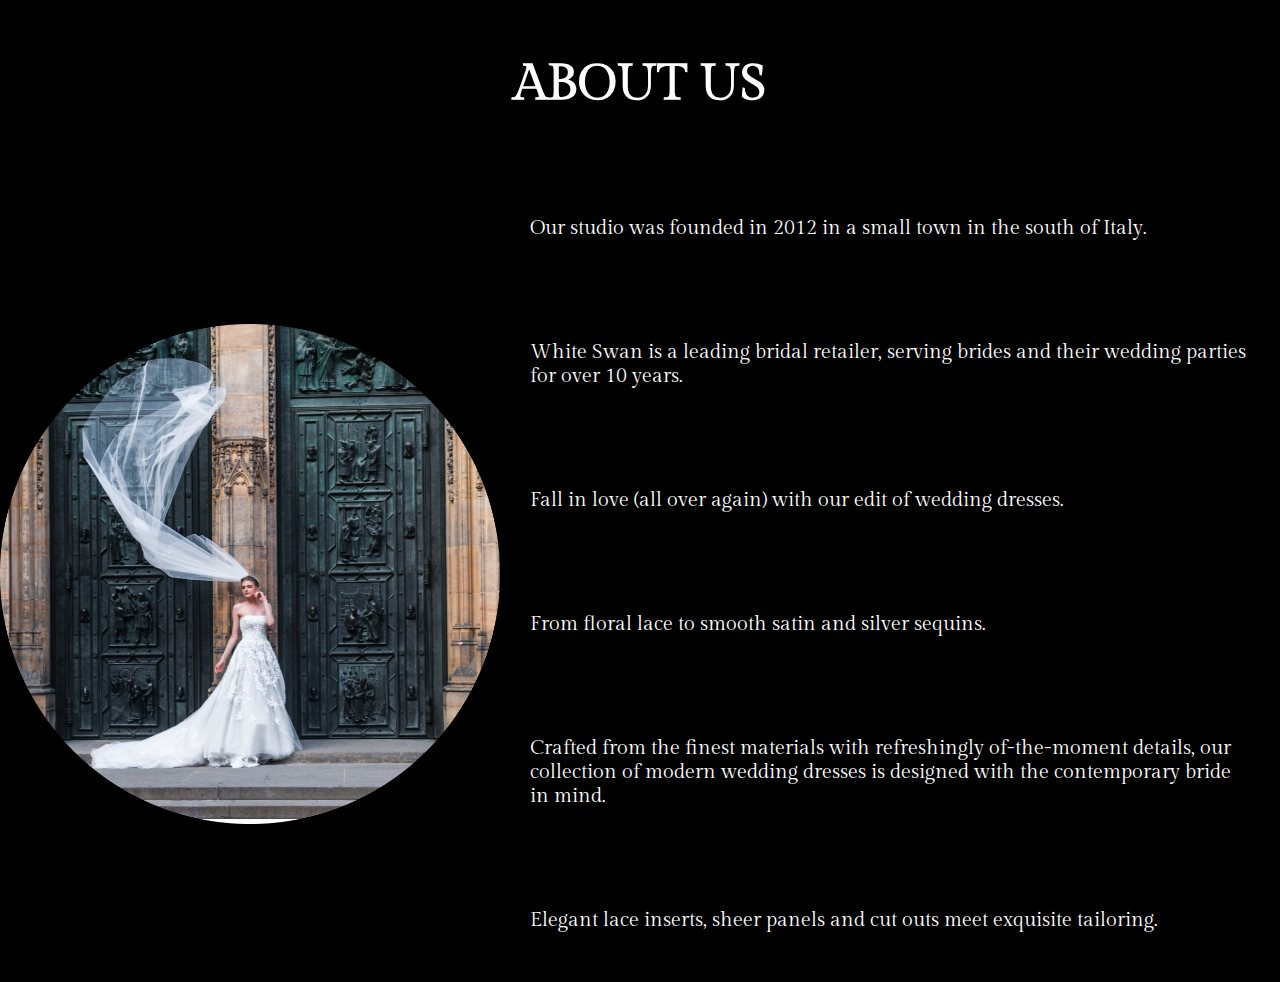
<file: about.html>
<!DOCTYPE html>
<html lang="en">
<head>
    <meta charset="UTF-8">
    <meta http-equiv="X-UA-Compatible" content="IE=edge">
    <meta name="viewport" content="width=device-width, initial-scale=1.0">
    <title>About</title>
    <link rel="stylesheet" href="styles.css">
    <link rel="preconnect" href="https://fonts.googleapis.com">
<link rel="preconnect" href="https://fonts.gstatic.com" crossorigin>
<link href="https://fonts.googleapis.com/css2?family=Alex+Brush&family=Gilda+Display&display=swap" rel="stylesheet">
</head>
<body>
    <h1 class="our">About us</h1>
  <div class="story">
    <img class="gates" src="aboutus-modified.png" alt="about-us" width="500">
   <div class="des">
    <p class="history">Our studio was founded in 2012 in a small town in the south of Italy.</p>
    <p class="history">White Swan is a leading bridal retailer, serving brides and their wedding parties for over 10 years.</p>
    <p class="history">Fall in love (all over again) with our edit of wedding dresses.</p> 
    <p class="history">From floral lace to smooth satin and silver sequins.</p> 
    <p class="history">Crafted from the finest materials with refreshingly of-the-moment details, our collection of modern wedding dresses is designed with the contemporary bride in mind.</p> 
    <p class="history">Elegant lace inserts, sheer panels and cut outs meet exquisite tailoring.</p>
   </div>
  </div>

</body>
</html>
</file>
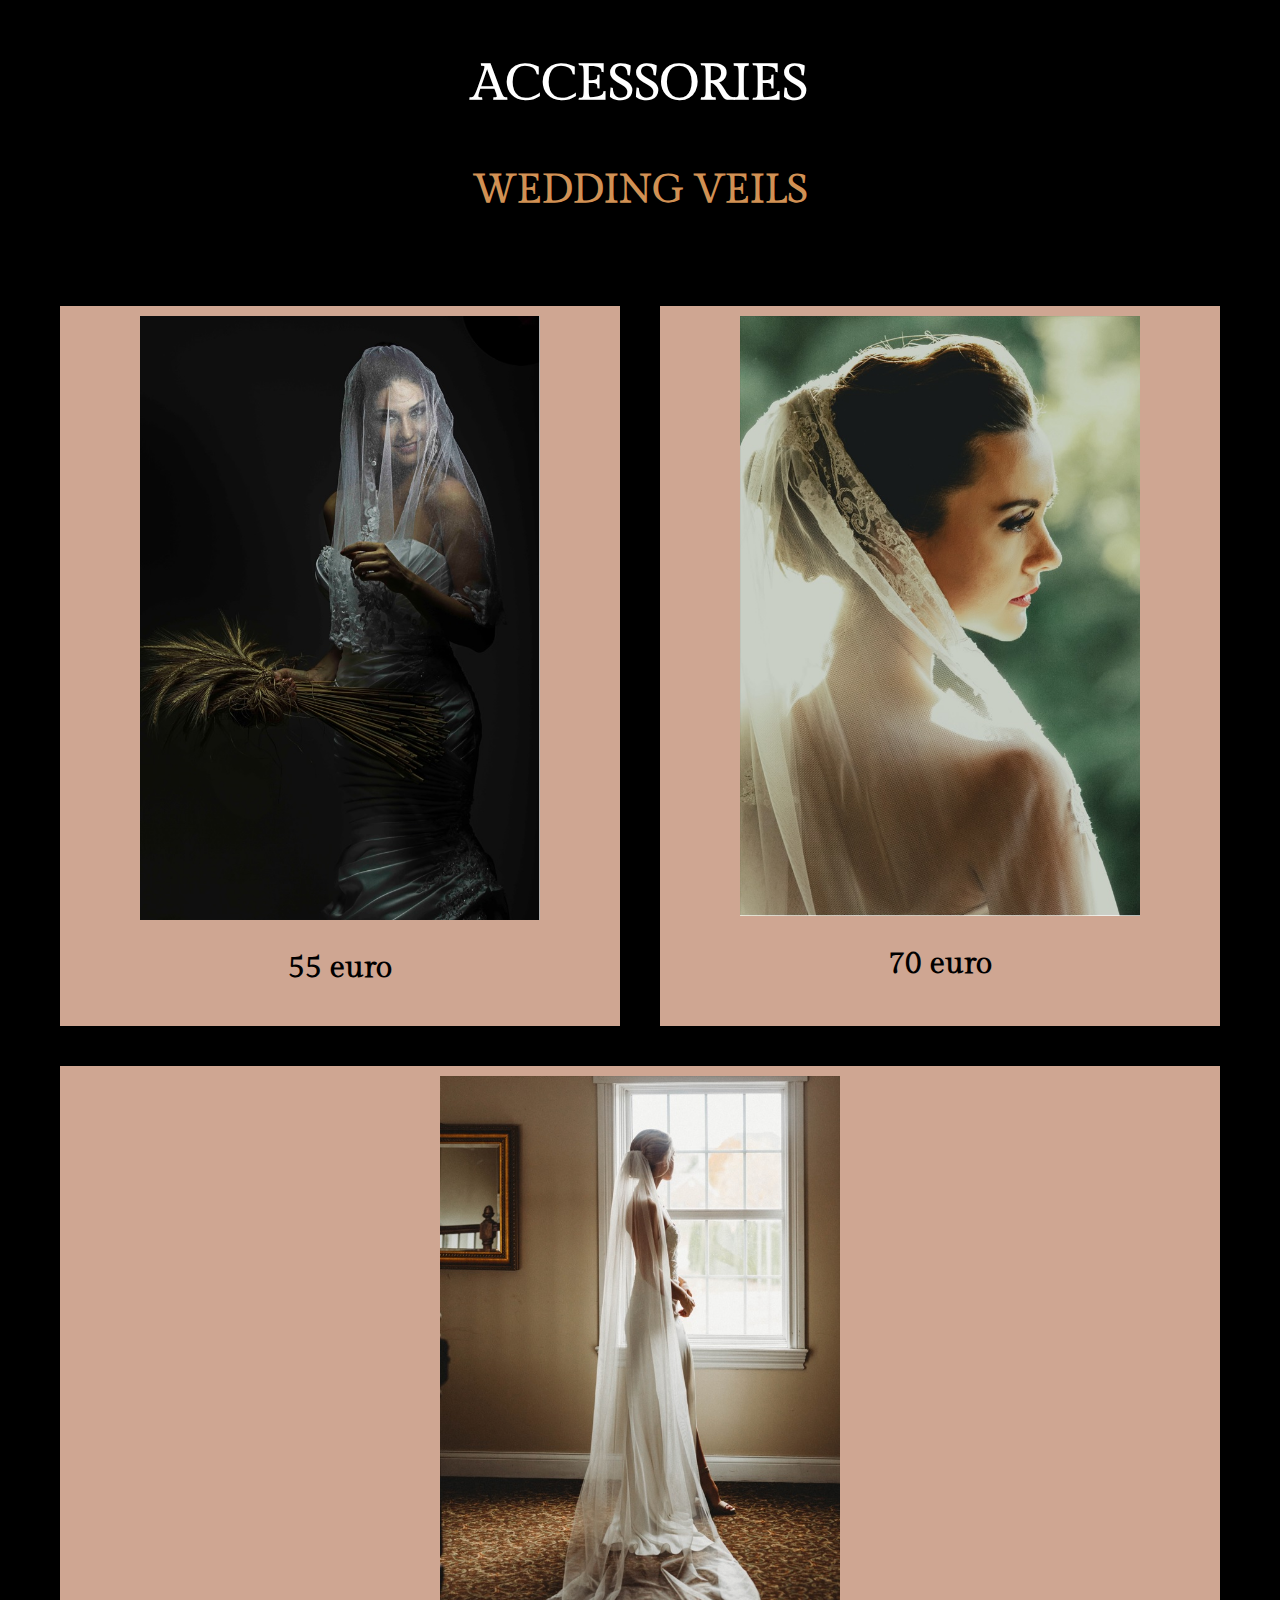
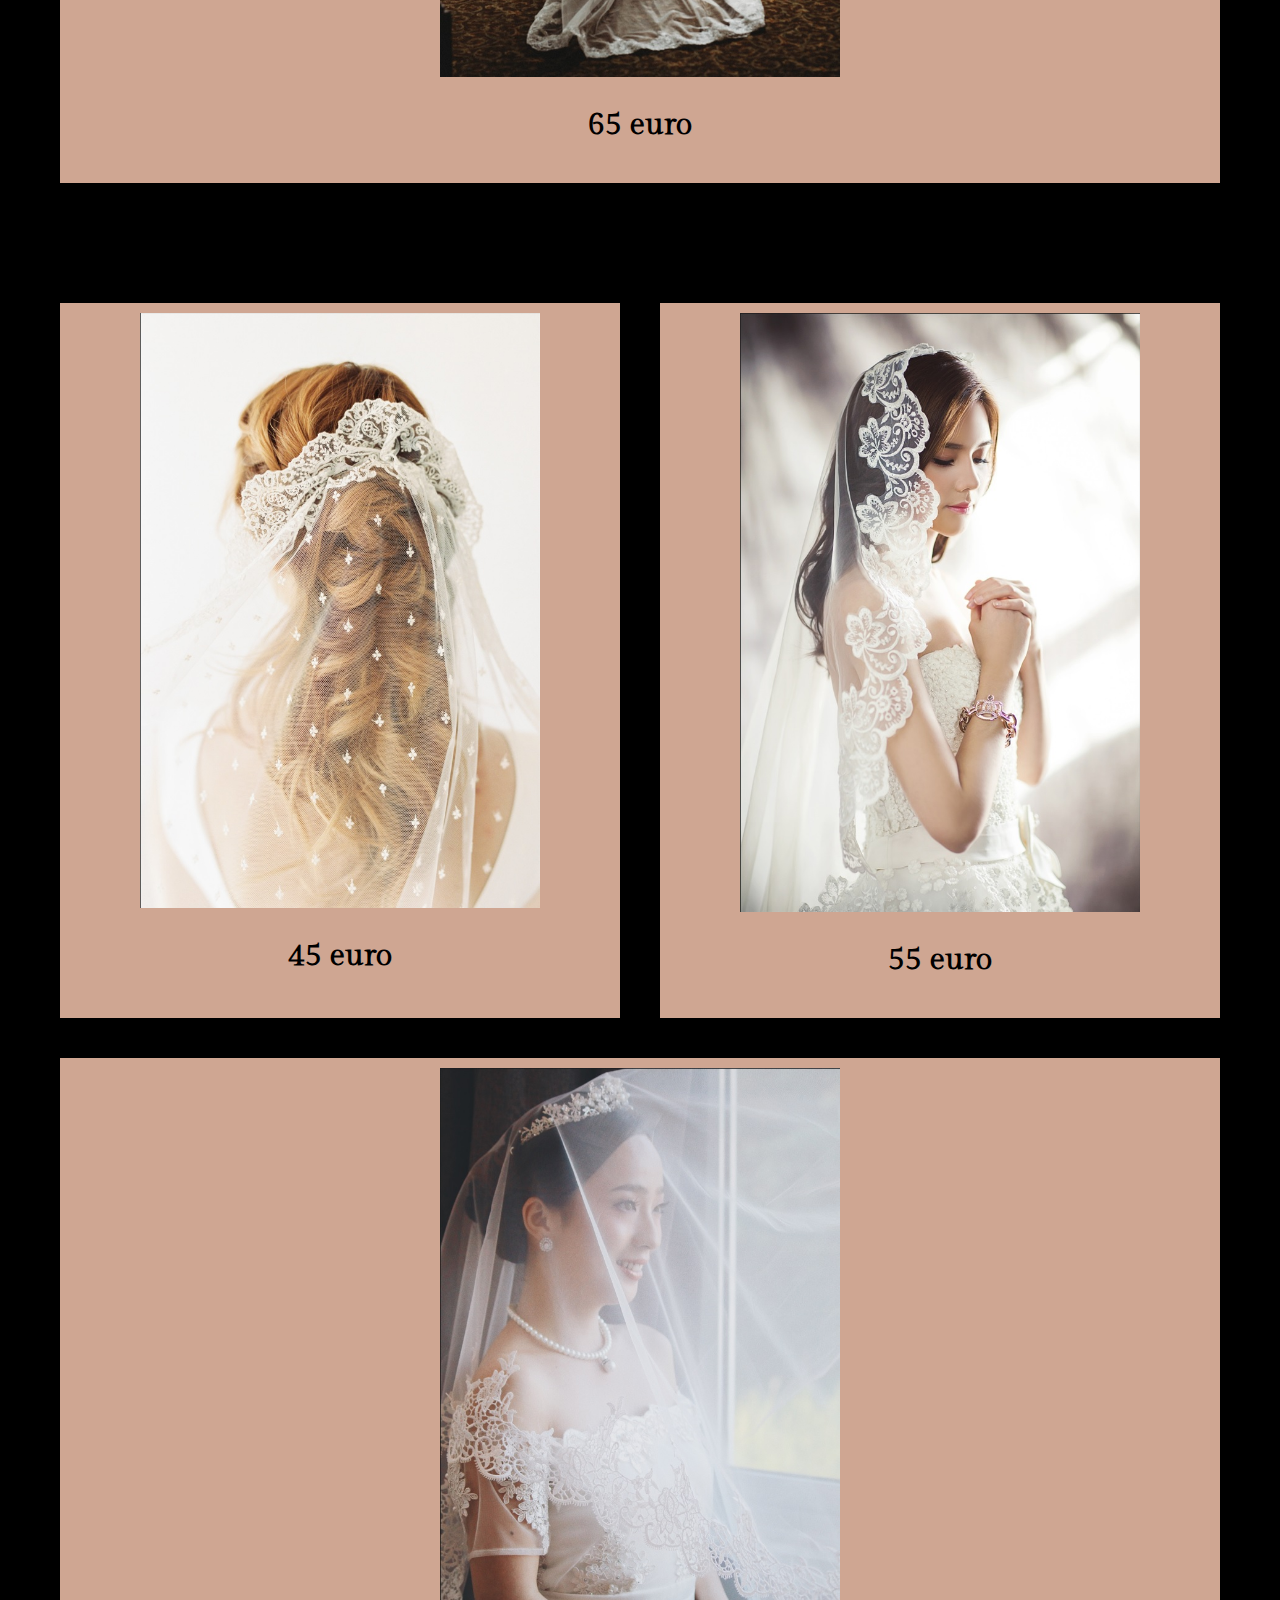
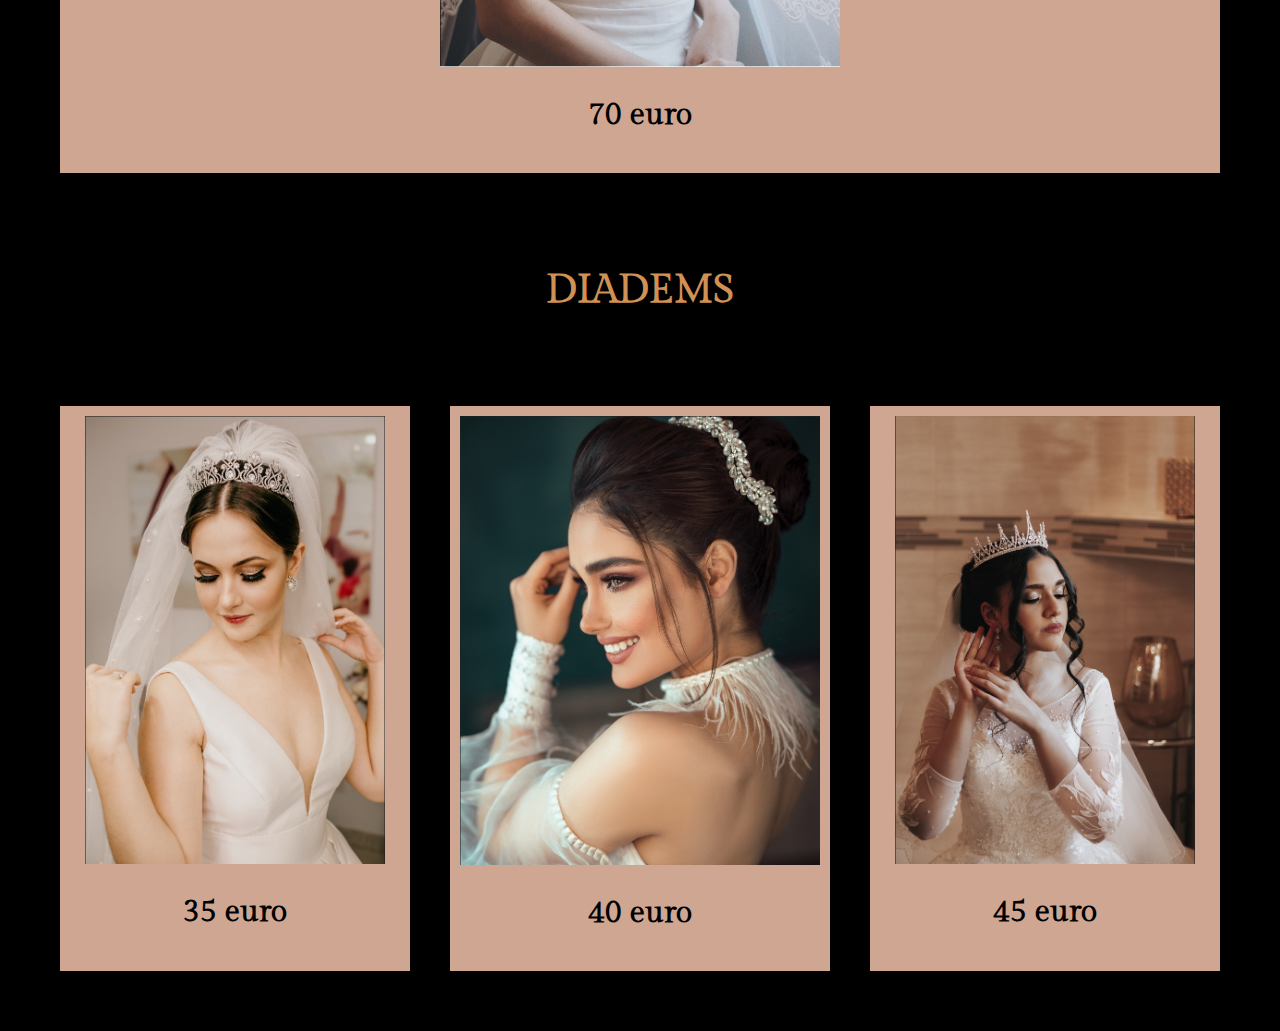
<file: accessories.html>
<!DOCTYPE html>
<html lang="en">
<head>
    <meta charset="UTF-8">
    <meta http-equiv="X-UA-Compatible" content="IE=edge">
    <meta name="viewport" content="width=device-width, initial-scale=1.0">
    <title>Accessories</title>
    <link rel="stylesheet" href="styles.css">
    <link rel="preconnect" href="https://fonts.googleapis.com">
<link rel="preconnect" href="https://fonts.gstatic.com" crossorigin>
<link href="https://fonts.googleapis.com/css2?family=Alex+Brush&family=Gilda+Display&display=swap" rel="stylesheet">
</head>
<body>
    <h1 class="our">Accessories</h1>
    <h2 class="bridal">Wedding veils</h2>
    <div class="parent">
        <div class="heading">
            <img src="veil1.jpg" alt="veil1" width="400">
            <p class="price">55 euro</p>
        </div>
        <div class="heading">
            <img src="veil2.jpg" alt="veil2" width="400">
            <p class="price">70 euro</p>
        </div>
        <div class="heading">
            <img src="veil3.jpg" alt="veil3" width="400">
            <p class="price">65 euro</p>
        </div>
        </div>

        <div class="parent">
            <div class="heading">
                <img src="veil4.jpg" alt="veil4" width="400">
                <p class="price">45 euro</p>
            </div>
            <div class="heading">
                <img src="veil5.jpg" alt="veil5" width="400">
                <p class="price">55 euro</p>
            </div>
            <div class="heading">
                <img src="veil6.jpg" alt="veil6" width="400">
                <p class="price">70 euro</p>
            </div>
            </div>

    <h2 class="bridal">Diadems</h2>
        <div class="parent">
            <div class="heading">
                <img src="diadem.jpg" alt="diadem" width="300">
                <p class="price">35 euro</p>
            </div>
        <div class="heading">
                <img src="diadem2.jpg" alt="diadem2" width="360">
                <p class="price">40 euro</p>
            </div>
        <div class="heading">
                <img src="diadem3.jpg" alt="diadem3" width="300">
                <p class="price">45 euro</p>
            </div>
        </div>
</body>
</html>
</file>
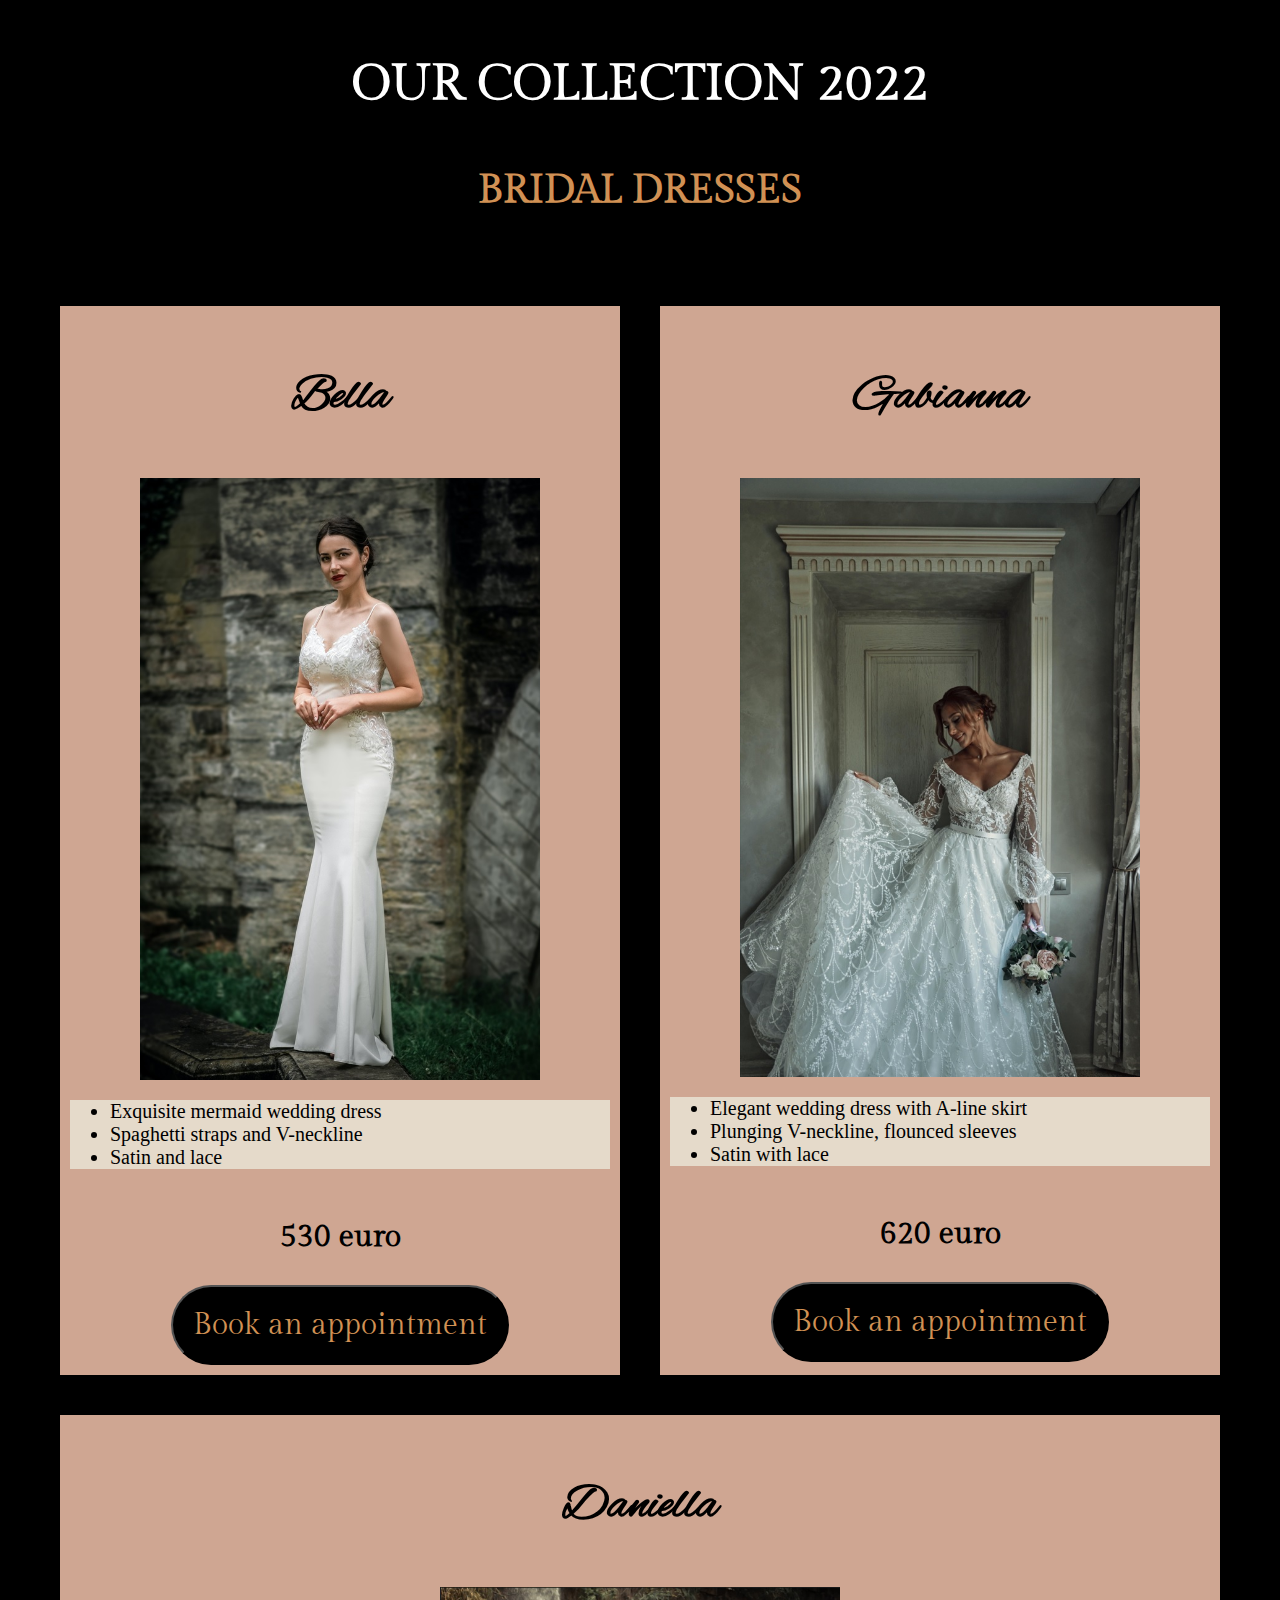
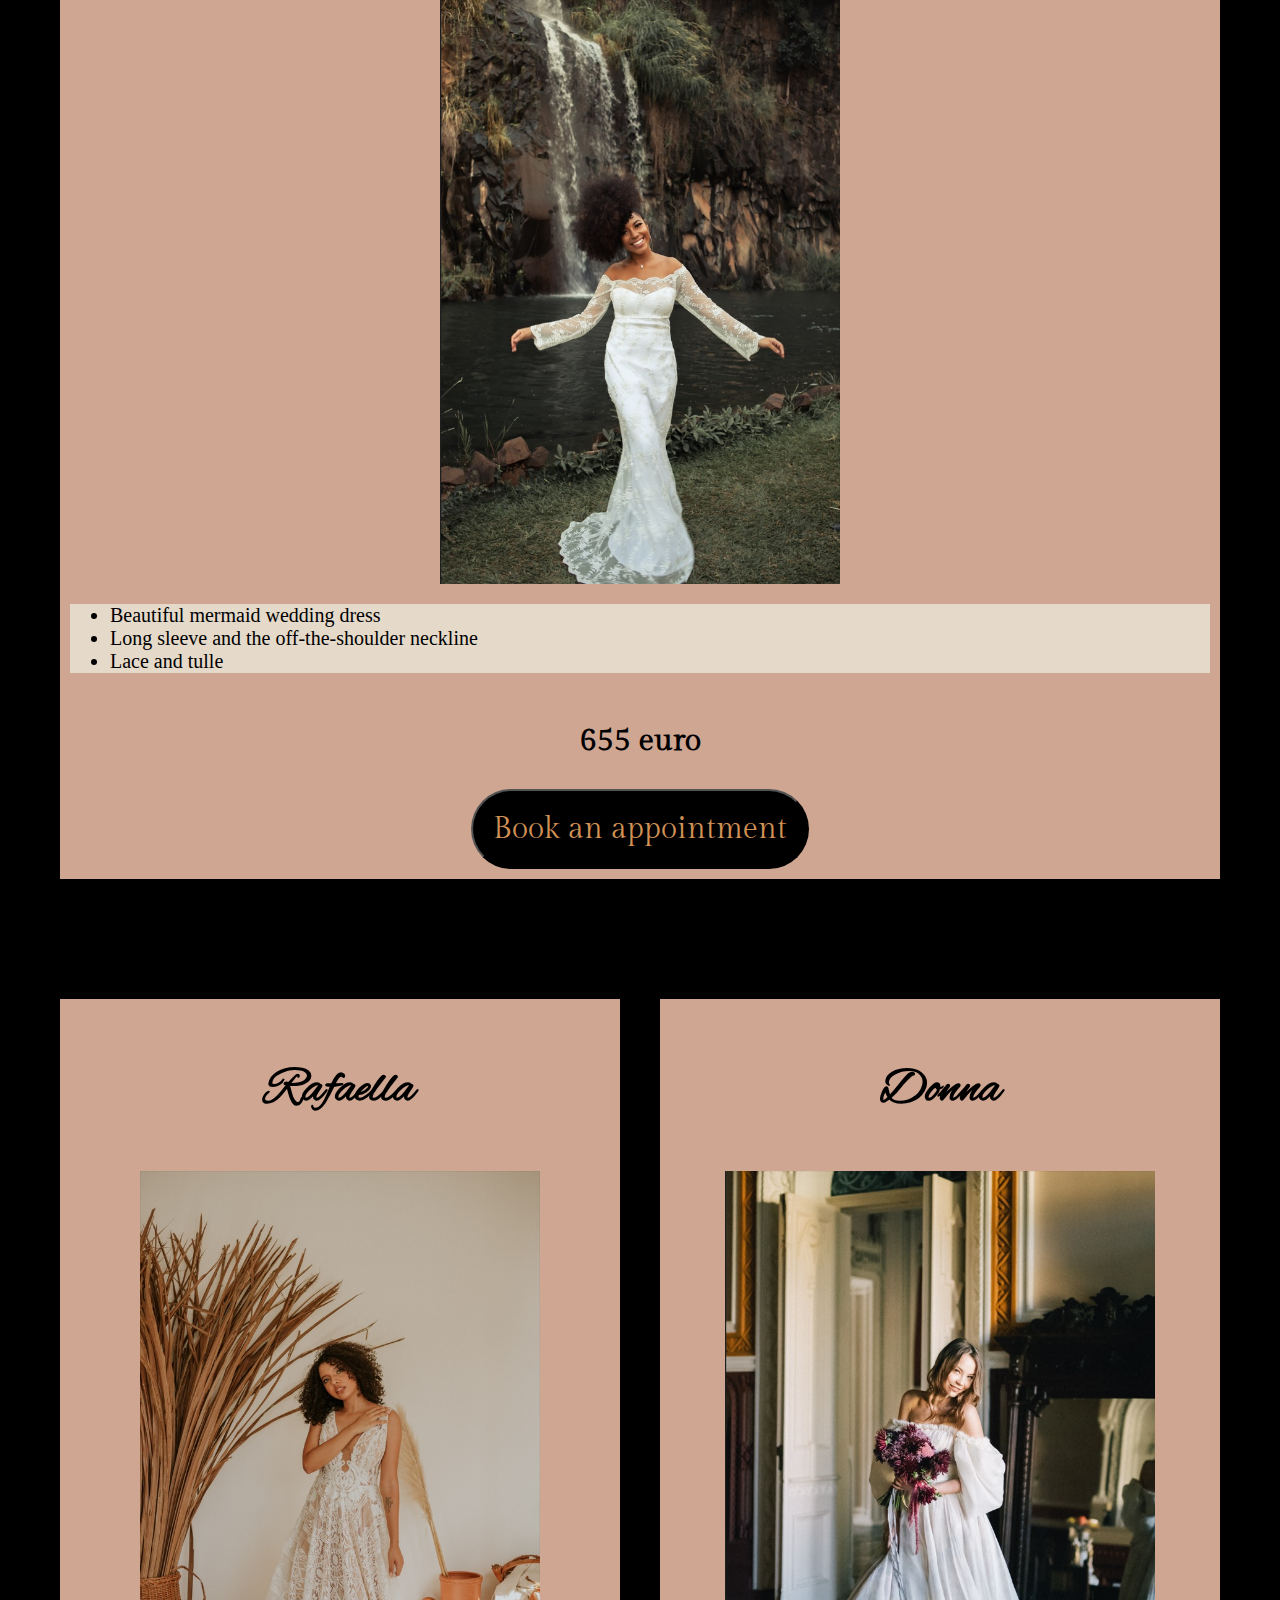
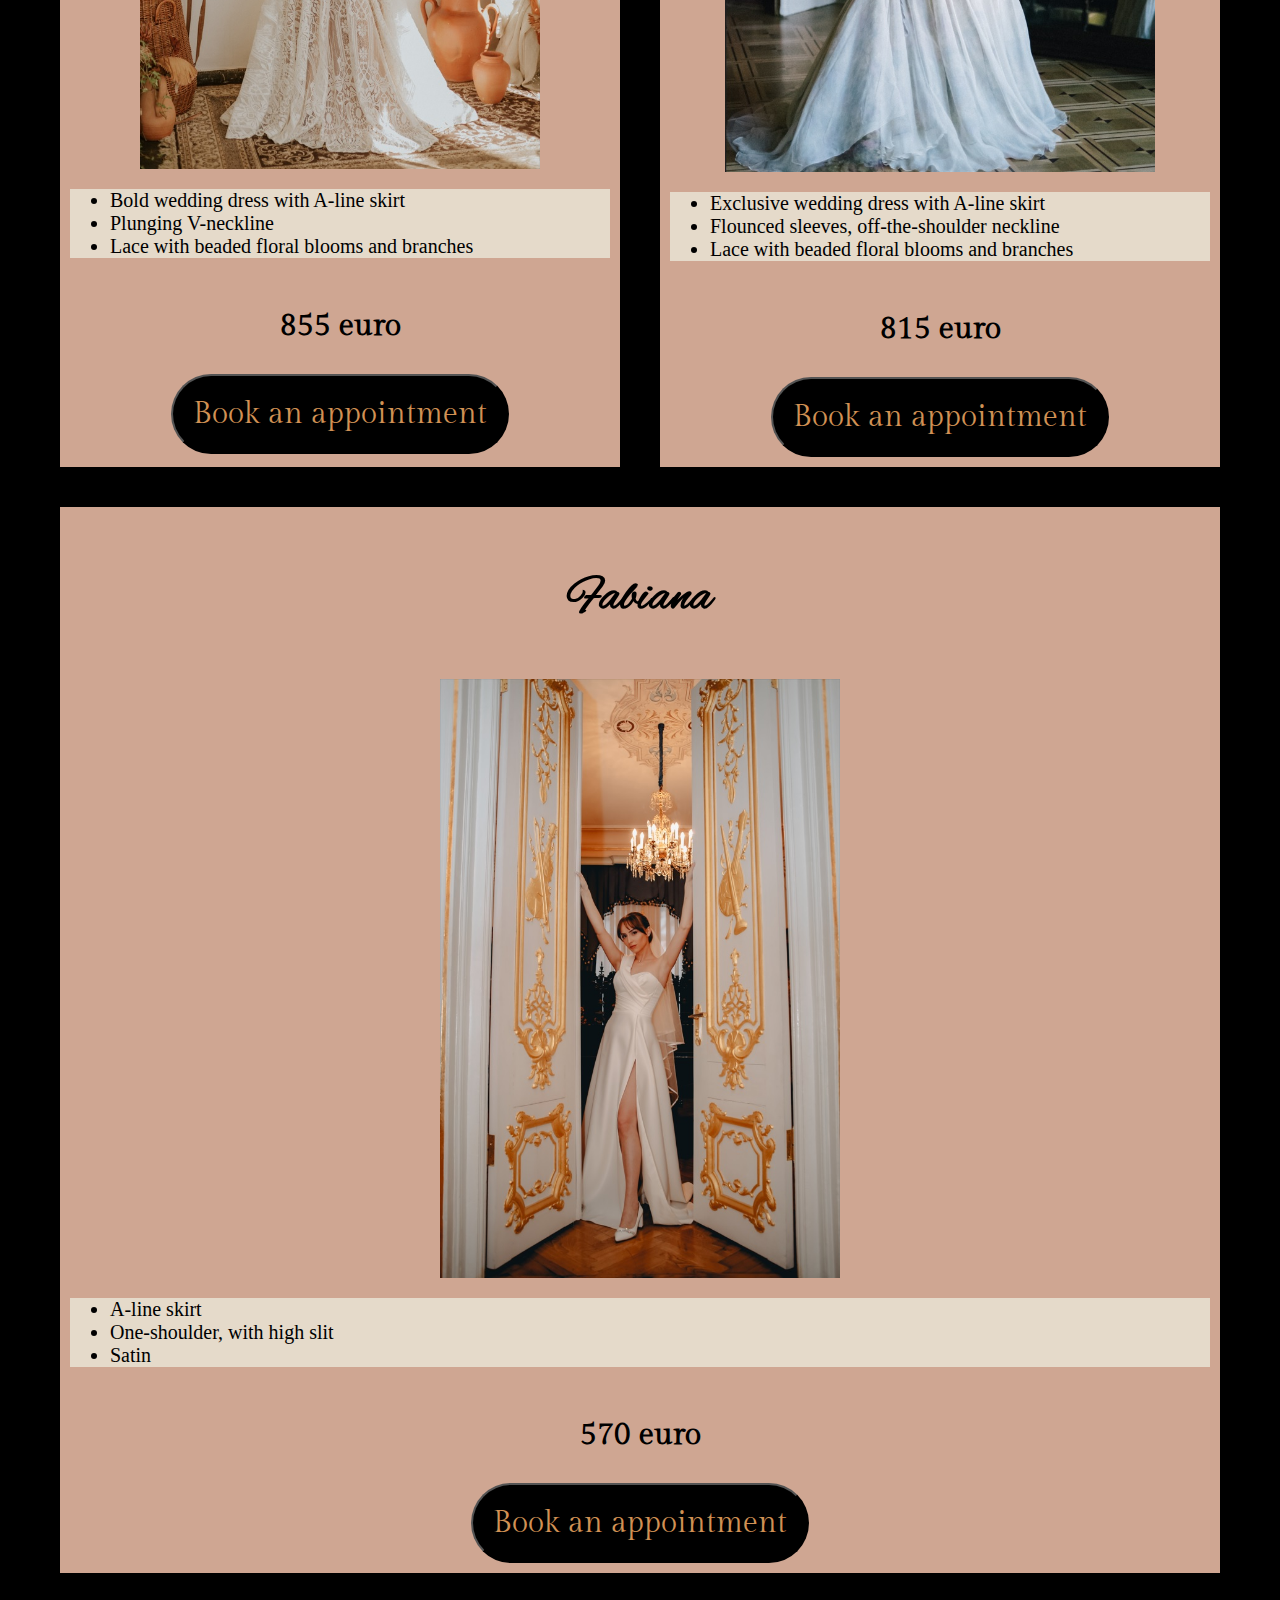
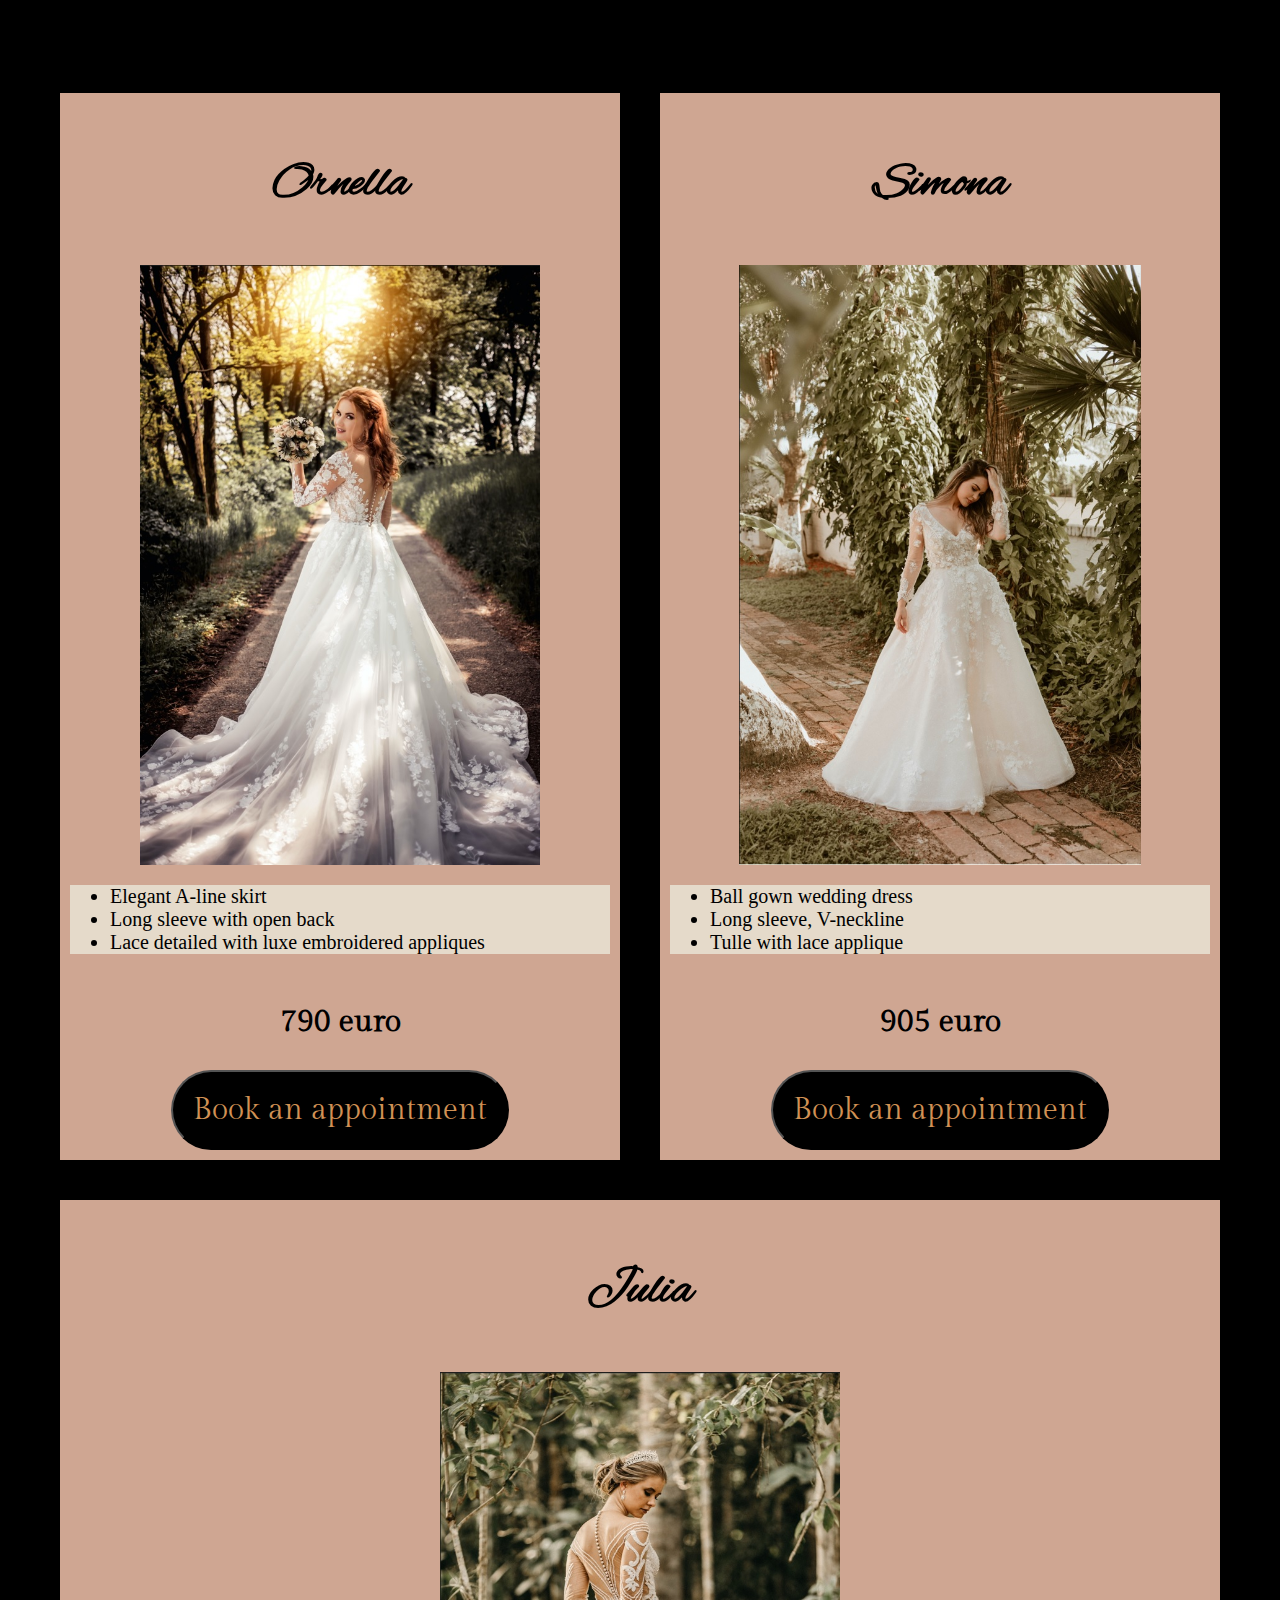
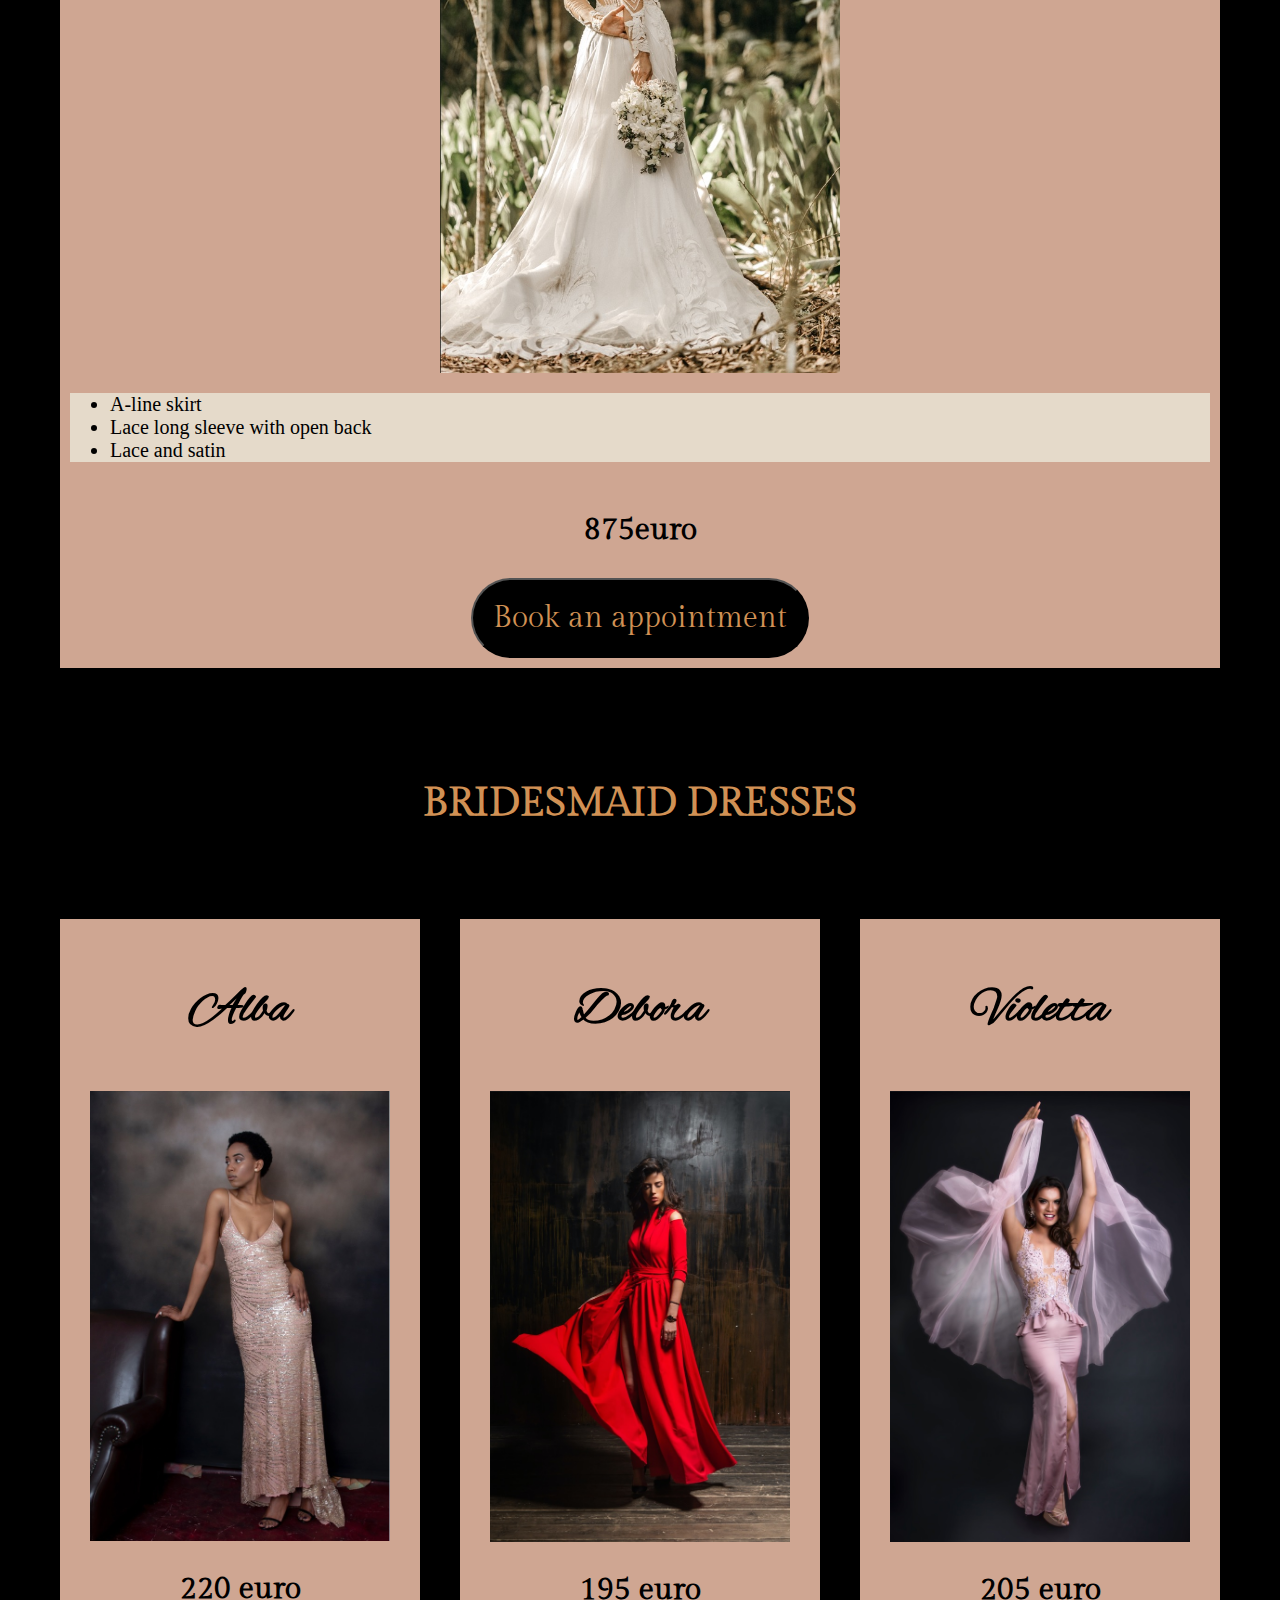
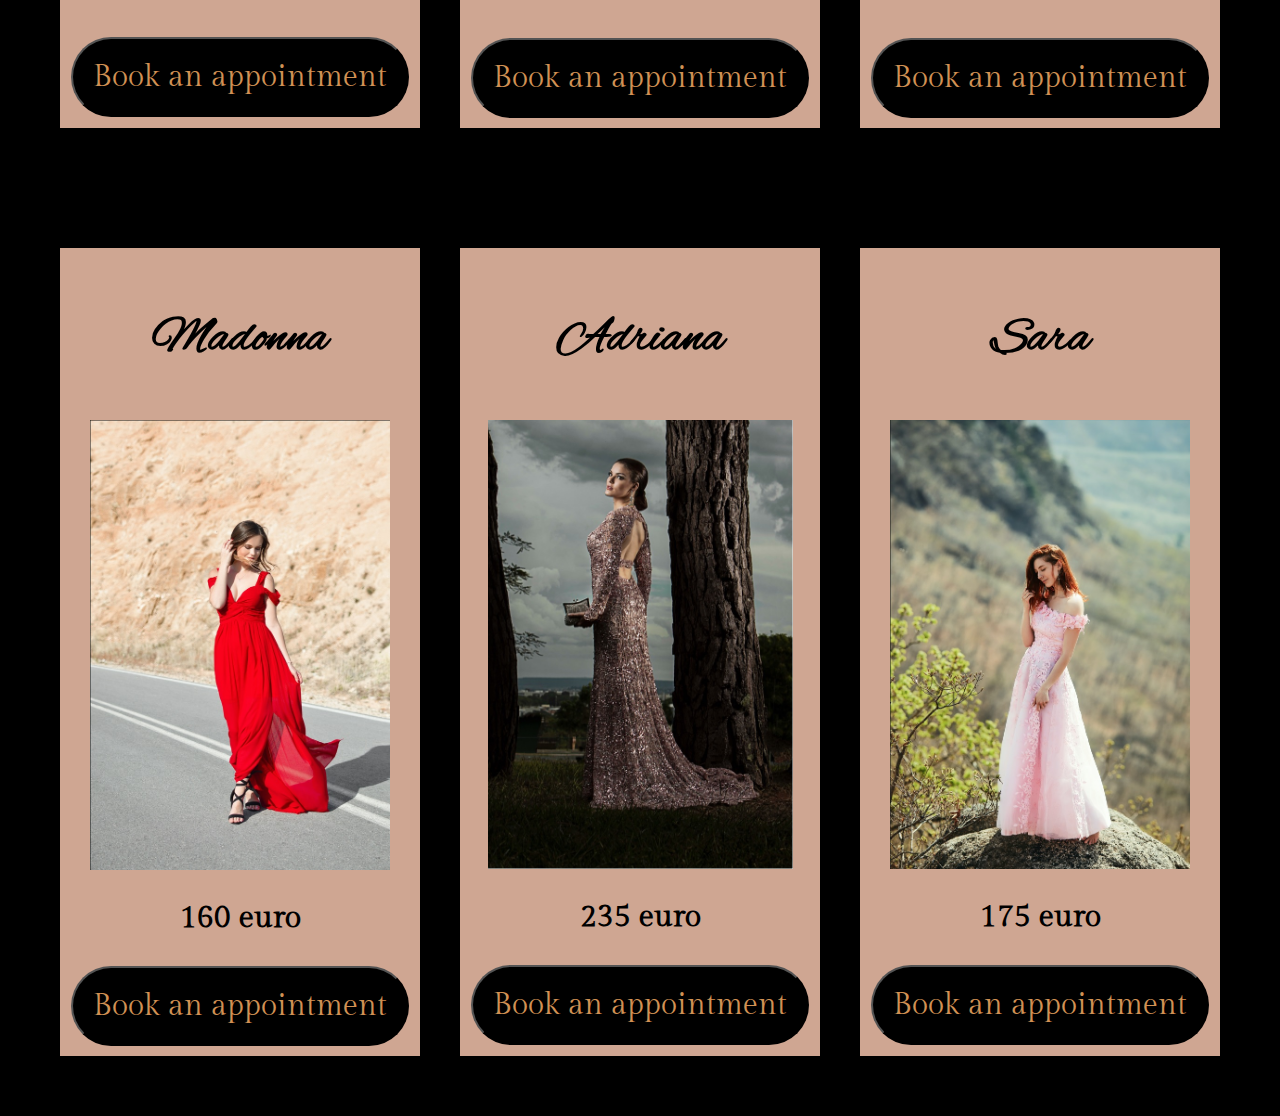
<file: collection.html>
<!DOCTYPE html>
<html lang="en">
<head>
    <meta charset="UTF-8">
    <meta http-equiv="X-UA-Compatible" content="IE=edge">
    <meta name="viewport" content="width=device-width, initial-scale=1.0">
    <title>Collection</title>
    <link rel="stylesheet" href="styles.css">
    <link rel="preconnect" href="https://fonts.googleapis.com">
<link rel="preconnect" href="https://fonts.gstatic.com" crossorigin>
<link href="https://fonts.googleapis.com/css2?family=Alex+Brush&family=Gilda+Display&display=swap" rel="stylesheet">
</head>
<body>
    <h1 class="our">Our collection 2022</h1>
    <h2 class="bridal">Bridal dresses</h2>
    <div class="parent">
        <div class="heading">
            <h3>Bella</h3>
            <img src="bella.jpg" alt="bella" width="400">
            <ul class="list">
                <li>Exquisite mermaid wedding dress</li>
                <li>Spaghetti straps and V-neckline</li>
                <li>Satin and lace</li>
            </ul>
            <p class="price">530 euro</p>
            <a class="order" href="form.html"><button class="cta">Book an appointment</button></a>
        </div>
        <div class="heading">
            <h3>Gabianna</h3>
            <img src="gabianna.jpg" alt="gabianna" width="400">
            <ul class="list">
                <li>Elegant wedding dress with A-line skirt</li>
                <li>Plunging V-neckline, flounced sleeves</li>
                <li>Satin with lace</li>
            </ul>
            <p class="price">620 euro</p>
            <a class="order" href="form.html"><button class="cta">Book an appointment</button></a>
        </div>
        <div class="heading">
            <h3>Daniella</h3>
            <img src="daniella.jpg" alt="daniella" width="400">
            <ul class="list">
                <li>Beautiful mermaid wedding dress</li>
                <li>Long sleeve and the off-the-shoulder neckline</li>
                <li>Lace and tulle</li>
            </ul>
            <p class="price">655 euro</p>
            <a class="order" href="form.html"><button class="cta">Book an appointment</button></a>
        </div>
       </div>
    
       <div class="parent">
        
        <div class="heading">
            <h3>Rafaella</h3>
            <img src="rafaella.jpg" alt="rafaella" width="400">
            <ul class="list">
                <li>Bold wedding dress with A-line skirt</li>
                <li>Plunging V-neckline</li>
                <li>Lace with beaded floral blooms and branches</li>
            </ul>
            <p class="price">855 euro</p>
            <a class="order" href="form.html"><button class="cta">Book an appointment</button></a>
        </div>
        <div class="heading">
            <h3>Donna</h3>
            <img src="donna.jpg" alt="donna" width="430">
            <ul class="list">
                <li>Exclusive wedding dress with A-line skirt</li>
                <li>Flounced sleeves, off-the-shoulder neckline</li>
                <li>Lace with beaded floral blooms and branches</li>
            </ul>
            <p class="price">815 euro</p>
            <a class="order" href="form.html"><button class="cta">Book an appointment</button></a>
        </div>
        <div class="heading">
            <h3>Fabiana</h3>
            <img src="fabiana.jpg" alt="fabiana" width="400">
            <ul class="list">
                <li>A-line skirt</li>
                <li>One-shoulder, with high slit</li>
                <li>Satin</li>
            </ul>
            <p class="price">570 euro</p>
            <a class="order" href="form.html"><button class="cta">Book an appointment</button></a>
        </div>
       </div>

       <div class="parent">
        <div class="heading">
            <h3>Ornella</h3>
            <img src="ornella.jpg" alt="ornella" width="400">
            <ul class="list">
                <li>Elegant A-line skirt </li>
                <li>Long sleeve with open back</li>
                <li>Lace detailed with luxe embroidered appliques</li>
            </ul>
            <p class="price">790 euro</p>
            <a class="order" href="form.html"><button class="cta">Book an appointment</button></a>
        </div>
        <div class="heading">
            <h3>Simona</h3>
            <img src="simona.jpg" alt="simona" width="402">
            <ul class="list">
                <li>Ball gown wedding dress </li>
                <li>Long sleeve, V-neckline</li>
                <li>Tulle with lace applique</li>
            </ul>
            <p class="price">905 euro</p>
            <a class="order" href="form.html"><button class="cta">Book an appointment</button></a>
        </div>
        <div class="heading">
            <h3>Julia</h3>
            <img src="julia.jpg" alt="julia" width="400">
            <ul class="list">
                <li>A-line skirt </li>
                <li>Lace long sleeve with open back</li>
                <li>Lace and satin</li>
            </ul>
            <p class="price">875euro</p>
            <a class="order" href="form.html"><button class="cta">Book an appointment</button></a>
        </div>
       </div>
       <br>

       
    <h2 class="bridal">Bridesmaid dresses</h2>
    <div class="parent">
        <div class="heading">
            <h3>Alba</h3>
            <img src="alba.jpg" alt="alba" width="300">
            <p class="price">220 euro</p>
            <a class="order" href="form.html"><button class="cta">Book an appointment</button></a>
        </div>
        <div class="heading">
            <h3>Debora</h3>
            <img src="debora.jpg" alt="debora" width="300">
            <p class="price">195 euro</p>
            <a class="order" href="form.html"><button class="cta">Book an appointment</button></a>
        </div>
        <div class="heading">
            <h3>Violetta</h3>
            <img src="violetta.jpg" alt="violetta" width="300">
            <p class="price">205 euro</p>
            <a class="order" href="form.html"><button class="cta">Book an appointment</button></a>
        </div>
        </div>

        <div class="parent">
            <div class="heading">
                <h3>Madonna</h3>
                <img src="madonna.jpg" alt="madonna" width="300">
                <p class="price">160 euro</p>
                <a class="order" href="form.html"><button class="cta">Book an appointment</button></a>
            </div>
            <div class="heading">
                <h3>Adriana</h3>
                <img src="adriana.jpg" alt="adriana" width="305">
                <p class="price">235 euro</p>
                <a class="order" href="form.html"><button class="cta">Book an appointment</button></a>
            </div>
            <div class="heading">
                <h3>Sara</h3>
                <img src="sara.jpg" alt="sara" width="300">
                <p class="price">175 euro</p>
                <a class="order" href="form.html"><button class="cta">Book an appointment</button></a>
            </div>
            </div>

    
</body>
</html>
</file>
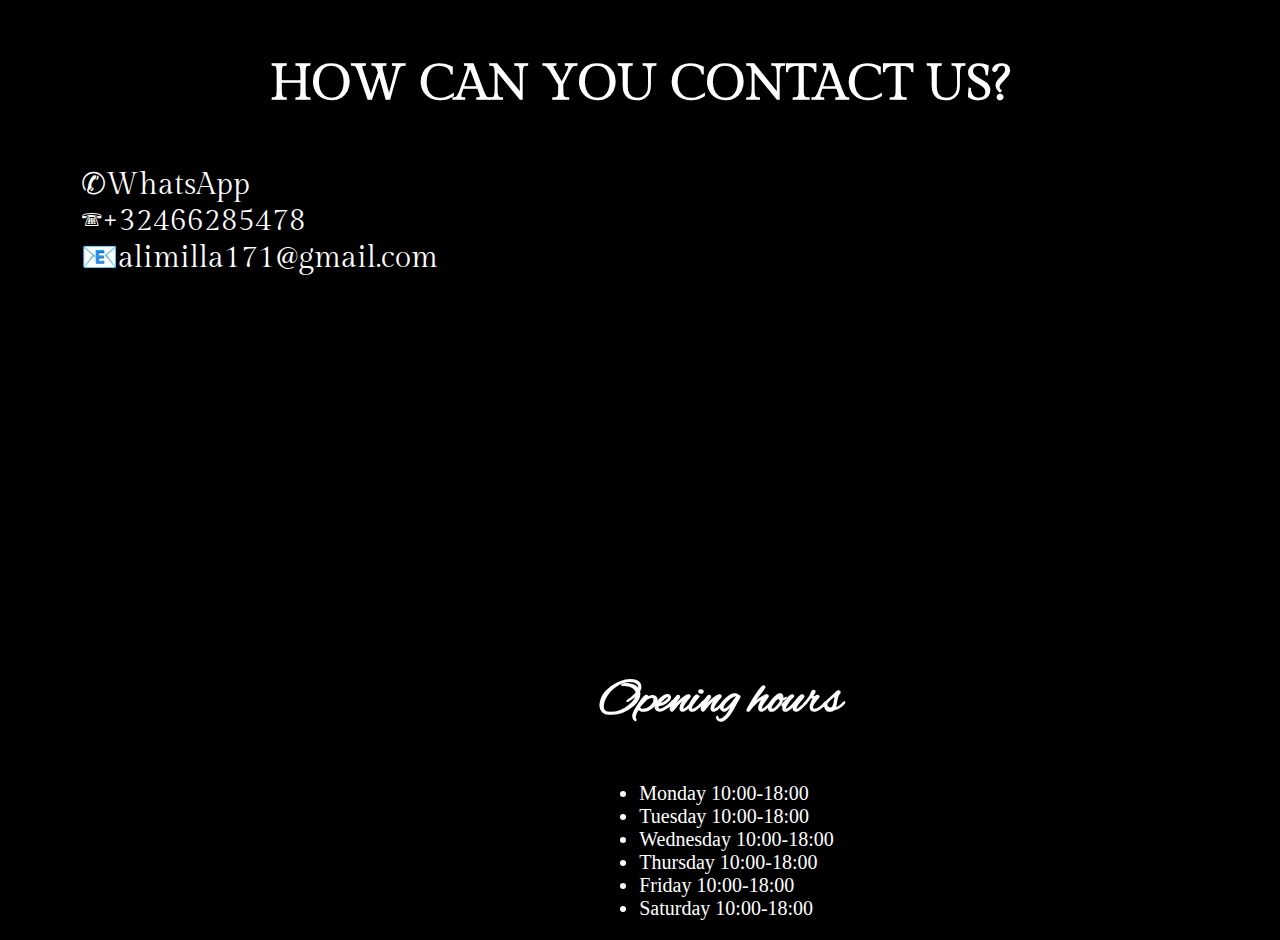
<file: contact.html>
<!DOCTYPE html>
<html lang="en">
<head>
    <meta charset="UTF-8">
    <meta http-equiv="X-UA-Compatible" content="IE=edge">
    <meta name="viewport" content="width=device-width, initial-scale=1.0">
    <title>Contact</title>
    <link rel="stylesheet" href="styles.css">
    <link rel="preconnect" href="https://fonts.googleapis.com">
<link rel="preconnect" href="https://fonts.gstatic.com" crossorigin>
<link href="https://fonts.googleapis.com/css2?family=Alex+Brush&family=Gilda+Display&display=swap" rel="stylesheet">
</head>
<body>
    <h1 class="our">How can you contact us?</h1>
  <div class="container">
    <div class="contact">
   
   <div>
    <a class="phone" href="https://wa.me/32466285478" target="_blank">✆WhatsApp</a>
   </div>
   <div>
    <a class="phone" href="tel:+32466285478">🕾+32466285478</a>
   </div>
   <div>
    <a class="phone" href="mailto:alimilla171@gmail.com">📧alimilla171@gmail.com</a>
   </div>
</div>
<div class="maps">
    <div>
        <iframe src="https://www.google.com/maps/embed?pb=!1m18!1m12!1m3!1d3018.806606255707!2d14.220489215271346!3d40.832211379319!2m3!1f0!2f0!3f0!3m2!1i1024!2i768!4f13.1!3m3!1m2!1s0x133b091c04b5ef7b%3A0xf8ba154ae6f99e18!2zVmlhIENhbWlsbG8gQ3VjY2EsIDEyLCA4MDEyMiBOYXBvbGkgTkEsINCY0YLQsNC70LjRjw!5e0!3m2!1sru!2sbe!4v1667992120152!5m2!1sru!2sbe" width="600" height="450" style="border:0;" allowfullscreen="" loading="lazy" referrerpolicy="no-referrer-when-downgrade"></iframe>
    </div>
    <div class="hours">
        <h3 class="open">Opening hours</h3>
    <ul>
        <li>Monday 10:00-18:00</li>
        <li>Tuesday 10:00-18:00</li>
        <li>Wednesday 10:00-18:00</li>
        <li>Thursday 10:00-18:00</li>
        <li>Friday 10:00-18:00</li>
        <li>Saturday 10:00-18:00</li>
    </ul>
    </div>
</div>
  </div>
  
</body>
</html>
</file>
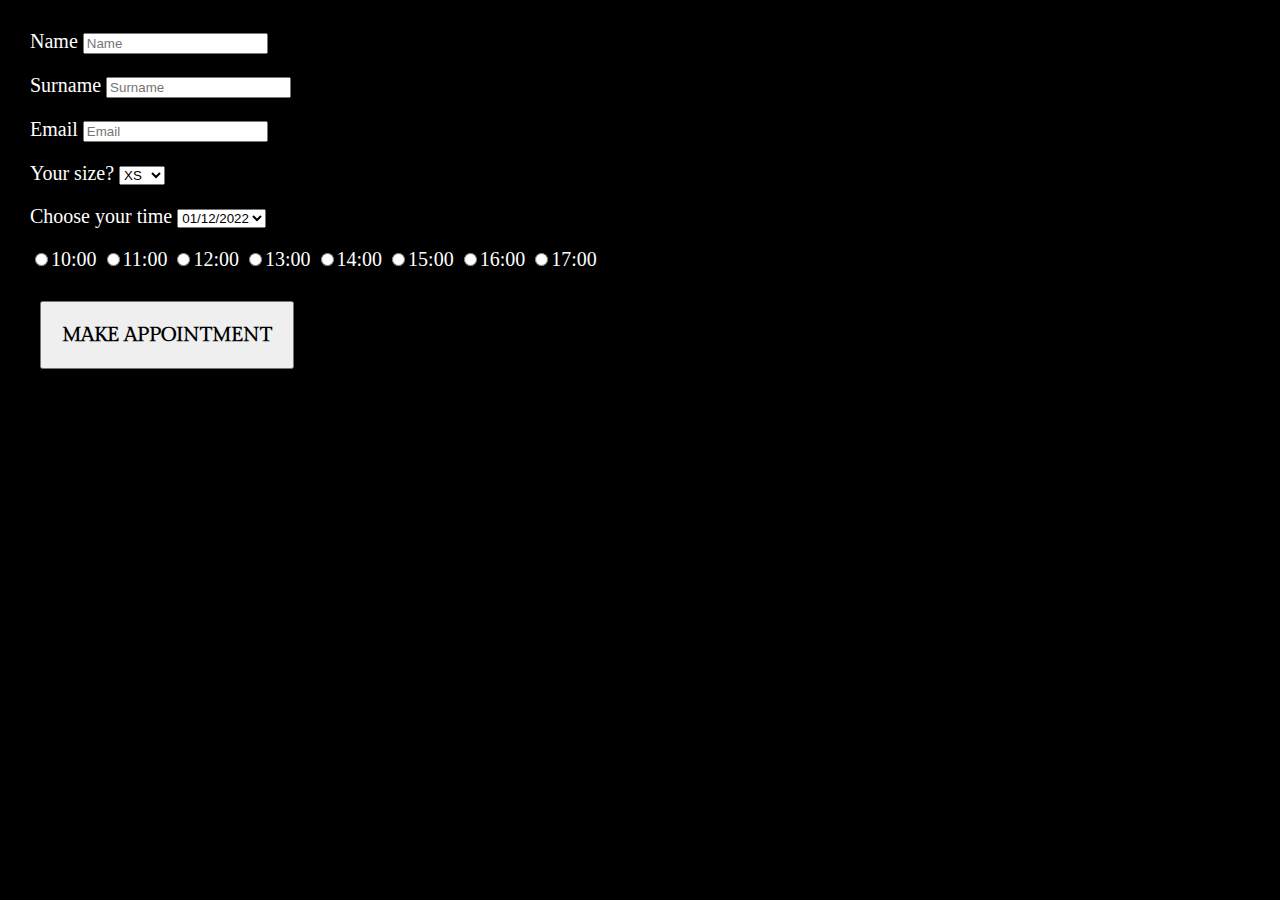
<file: form.html>
<!DOCTYPE html>
<html lang="en">
<head>
    <meta charset="UTF-8">
    <meta http-equiv="X-UA-Compatible" content="IE=edge">
    <meta name="viewport" content="width=device-width, initial-scale=1.0">
    <title>Forms</title>
    <link rel="stylesheet" href="styles.css">
    <link rel="preconnect" href="https://fonts.googleapis.com">
<link rel="preconnect" href="https://fonts.gstatic.com" crossorigin>
<link href="https://fonts.googleapis.com/css2?family=Alex+Brush&family=Gilda+Display&display=swap" rel="stylesheet">

</head>
<body>
    <form>
      <div class="name">
        <label>Name</label>
        <input type="text" placeholder="Name">
      </div>
      <div class="name">
        <label>Surname</label>
        <input type="text" placeholder="Surname">
      </div>
      <div class="name">
        <label>Email</label>
        <input type="email" placeholder="Email">
      </div>
      <div class="name">
        <label>Your size?</label>
         <select>
            <option>XS</option>
            <option>S</option>
            <option>M</option>
            <option>L</option>
            <option>XL</option>
            <option>2XL</option>
            <option>3XL</option>
            <option>4XL</option>
            <option>5XL</option>
            <option>6XL</option>
         </select>
        </div>
        <div class="name">
         <label>Choose your time</label>
         <select>
            <option>01/12/2022</option>
            <option>02/12/2022</option>
            <option>03/12/2022</option>
            <option>05/12/2022</option>
            <option>06/12/2022</option>
            <option>07/12/2022</option>
            <option>08/12/2022</option>
            <option>09/12/2022</option>
            <option>10/12/2022</option>
            <option>12/12/2022</option>
            <option>13/12/2022</option>
            <option>14/12/2022</option>
            <option>15/12/2022</option>
            <option>16/12/2022</option>
            <option>17/12/2022</option>
            <option>19/12/2022</option>
            <option>20/12/2022</option>
            <option>21/12/2022</option>
            <option>22/12/2022</option>
            <option>23/12/2022</option>
            <option>24/12/2022</option>
            <option>26/12/2022</option>
            <option>27/12/2022</option>
            <option>28/12/2022</option>
            <option>29/12/2022</option>
            <option>30/12/2022</option>
         </select>
        </div>
        <div class="name">
         <label>
            <input type="radio" name="time">10:00
            <input type="radio" name="time">11:00
            <input type="radio" name="time">12:00
            <input type="radio" name="time">13:00
            <input type="radio" name="time">14:00
            <input type="radio" name="time">15:00
            <input type="radio" name="time">16:00
            <input type="radio" name="time">17:00
         </label>
        </div>
        <div class="make">
            <a href="mailto: alimilla171@gmail.com"><button class="btn">Make appointment</button></a>
        </div>

    </form>
</body>
</html>
</file>
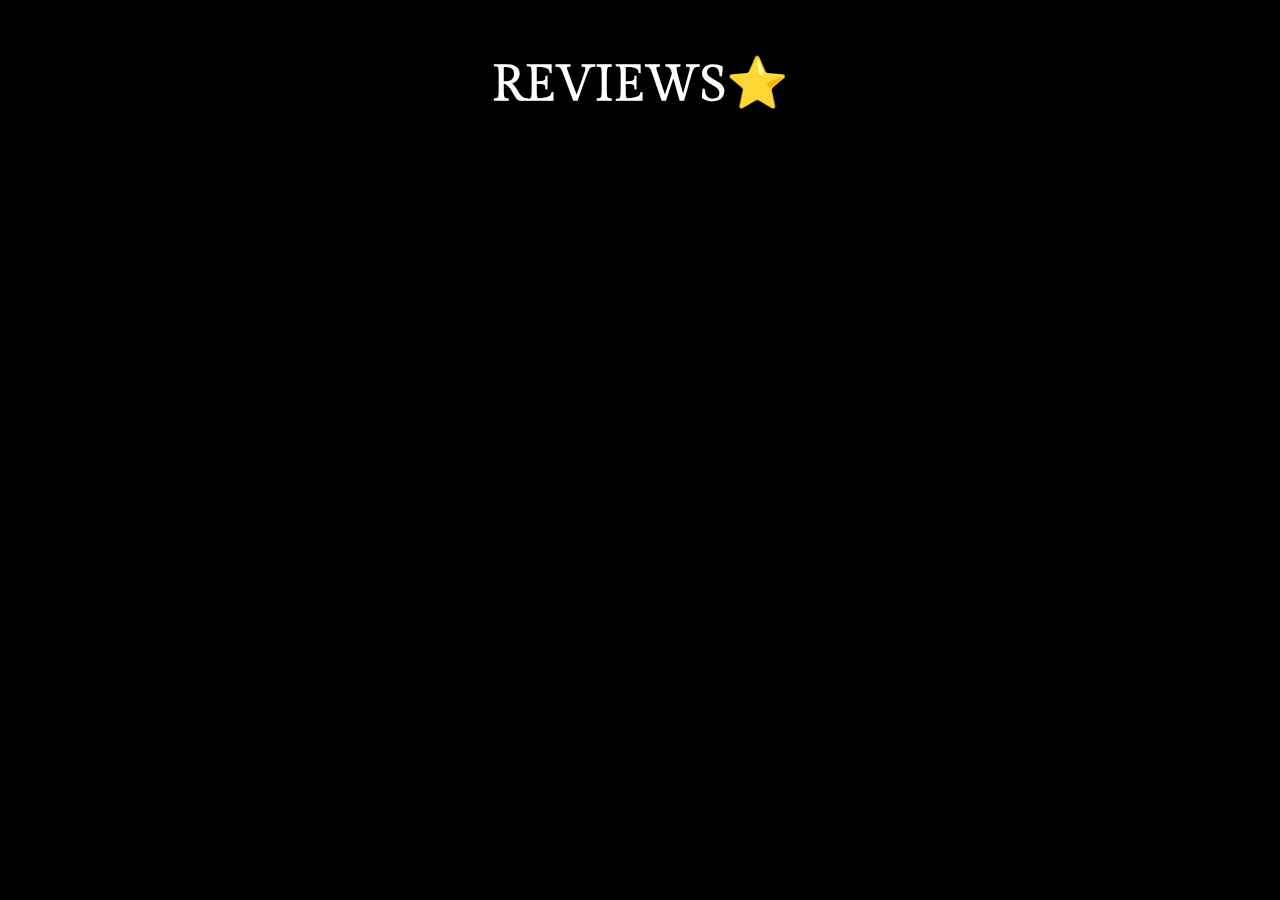
<file: review.html>
<!DOCTYPE html>
<html lang="en">
<head>
    <meta charset="UTF-8">
    <meta http-equiv="X-UA-Compatible" content="IE=edge">
    <meta name="viewport" content="width=device-width, initial-scale=1.0">
    <title>Review</title>
    <link rel="stylesheet" href="styles.css">
    <link rel="preconnect" href="https://fonts.googleapis.com">
<link rel="preconnect" href="https://fonts.gstatic.com" crossorigin>
<link href="https://fonts.googleapis.com/css2?family=Alex+Brush&family=Gilda+Display&display=swap" rel="stylesheet">
</head>
<body>
    <h1 class="our">Reviews⭐</h1>
</body>
</html>
</file>
<file: styles.css>
#myVideo {
    width: 100%;
}
body {
    margin: 0;
    background-color: black;
}

.nav {
    background-color: black;
    display: flex;
    justify-content: flex-end;
    padding: 20px;
}
.item {
    color: white;
    text-transform: uppercase;
    text-decoration: none;
    font-family: 'Gilda Display', serif;
    font-size: 20px;
    padding: 10px;
}
.item:hover {
    color: #d19154;
}
.first {
    margin-right: auto;
    color: #d19154;
    font-size: 50px;
    font-weight: bolder;
}
.store {
    display: flex;
    justify-content: center;
    color: white;
    font-family: 'Gilda Display', serif;
    font-size: 70px;
    text-transform: uppercase;
}
.slogan {
    display: flex;
    padding: 30px;
    flex-wrap: wrap;
}
.bride {
    width: 40%;
}
.perfect {
    color: white;
    padding: 50px;
    font-size: 30px;
    font-family: 'Gilda Display', serif;
    align-self: center;
}
.parent {
    display: flex;
    justify-content: space-around;
    padding: 40px;
    flex-wrap: wrap;
}
.dress {
    width: 30%;
    margin-right: 50px;
    margin-bottom: 100px;
}
.studio {
    font-family: 'Gilda Display', serif;
    padding: 30px;
    color: white;
    font-size: 20px;
}
.par {
    display: flex;
    flex-direction: column;
    justify-content: center;
}
.best {
    color: #d19154;
    font-family: 'Alex Brush', cursive;
    align-self: flex-end;
    font-size: 50px;
}
.about-new {
    display: flex;
    flex-direction: column;
}
.about {
    color: #d19154;
    font-family: 'Alex Brush', cursive;
    align-self: flex-end;
    font-size: 50px;
    margin-right: 200px;
}
h2 {
    display: flex;
    justify-content: center;
    color: white;
    font-family: 'Gilda Display', serif;
    font-size: 40px;
    text-transform: uppercase;
}
h2:hover {
    color: #B89D89;
}
.heading {
    display: flex;
    flex-direction: column;
    background-color: #CFA692;
    margin: 20px;
    padding: 10px;
    flex:1;
}
.heading:hover {
    background-color: #B89D89;
}
.info {
    display: flex;
    justify-content: space-evenly;
}
h3, img, .order {
    align-self: center;
}
h3 {
    color: black;
    font-size: 50px;
    font-family: 'Alex Brush', cursive;
}
.list {
    background-color: #E5DACA;
    color: black;
    font-size: 20px;
}

.collection {
    display: flex;
    justify-content: center;
    color: #d19154;
    font-family: 'Alex Brush', cursive;
    font-size: 50px;
}
.price {
    align-self: center;
    color: black;
    font-size: 30px;
    font-family: 'Gilda Display', serif;
    font-weight: bolder;
}
.cta {
    background-color: black;
    color: #d19154;
    font-size: 30px;
    font-family: 'Gilda Display', serif;
    border-radius: 50px;
    padding: 20px;
}
.cta:hover {
    background-color: #d19154;
    color: black;
}
.second {
    flex: 1;
}
.our {
    display: flex;
    justify-content: center;
    color: white;
    font-family: 'Gilda Display', serif;
    font-size: 50px;
    text-transform: uppercase;
    padding: 20px;
}
.bridal {
    color: #d19154;
    font-weight: bolder;
}
.story {
    display: flex;
    justify-content: space-around;
}
.des {
    padding: 0;
    display: flex;
    flex-wrap: wrap;
}
.history {
    font-family: 'Gilda Display', serif;
    padding: 30px;
    color: white;
    font-size: 20px;
}
form {
    color: white;
    padding: 20px;
}
.name {
    padding: 10px;
    font-size: 20px;
}
.make {
    padding: 20px;
    
}
.btn {
    font-size: 20px;
    text-transform: uppercase;
    font-family: 'Gilda Display', serif;
    padding: 20px;
    font-weight: bolder;
}
.btn:hover {
    background-color: #d19154;
}
.phone {
    color: white;
    font-size: 30px;
    font-family: 'Gilda Display', serif;
    text-decoration: none;
}
.phone:hover {
    color: #d19154;
}
.container {
    display: flex;
    justify-content: space-around;
}
.contact {
    display: flex;
    flex-direction: column;
    justify-content: space-evenly; 
    align-self: flex-start; 
}
table {
    color: white;
    display: flex;
    justify-content: center;
}
th, td {
    border: 1px solid;
    font-size: 20px;
    padding: 10px;

}
.size {
    color: #d19154;
    text-transform: uppercase;
    font-size: 30px;
    padding: 10px;
}
.hours {
    color: white;
    font-size: 20px;
}
.open {
    color: white;
}
.maps {
    display: flex;
    flex-direction: column;
    justify-content: space-evenly;
}


@media all and (max-width:800px) {
    #myVideo {
        width: 100%;
    }
    .bride {
        width: 50%;
    }
    .dress {
        width: 40%;
    }
    .nav {
        flex-direction: column;
        padding: 0;
    }
    .store {
        font-size: 30px;
        justify-content: center;
    }
    
    .perfect {
        font-size: 20px;
        padding: 0;
    }
    .best {
        font-size: 25px;
        align-self: center;
    }
    .info {
        flex-direction: column;
    }
    .studio {
        display: flex;
        flex-direction: column;
        font-size: 15px;
    }
    .about {
        font-size: 25px;
    }
    h2 {
        font-size: 25px;
    }
    .collection {
        font-size: 25px;
    }
    
    th, td {
        font-size: 15px;
        padding: 0;
    }
    .size {
        font-size: 20px;
        padding: 0;
    }
    .story {
        flex-direction: column;
    }
    .gates {
        width: 100%;
    }
    .our {
        font-size: 30px;
    }
    .container {
        flex-direction: column;
    }
    .phone {
        font-size: 20px;
    }
    iframe {
        width: 100%;
    }
    body {
        background-color: #282A3A;
    }
}

@media all and (max-width:500px) {
    iframe {
        width: 100%;
    }
    img {
        width: 100%;
    }
    .gates {
        width: 100%;
    }
    .first {
        font-size: 40px;
    }
    th, td {
        font-size: 12px;
        padding: 0;
    }
    .size {
        font-size: 17px;
        padding: 0;
    }
    .our {
        font-size: 28px;
    }
    #myVideo {
        width: 100%;
    }
    
}
</file>
